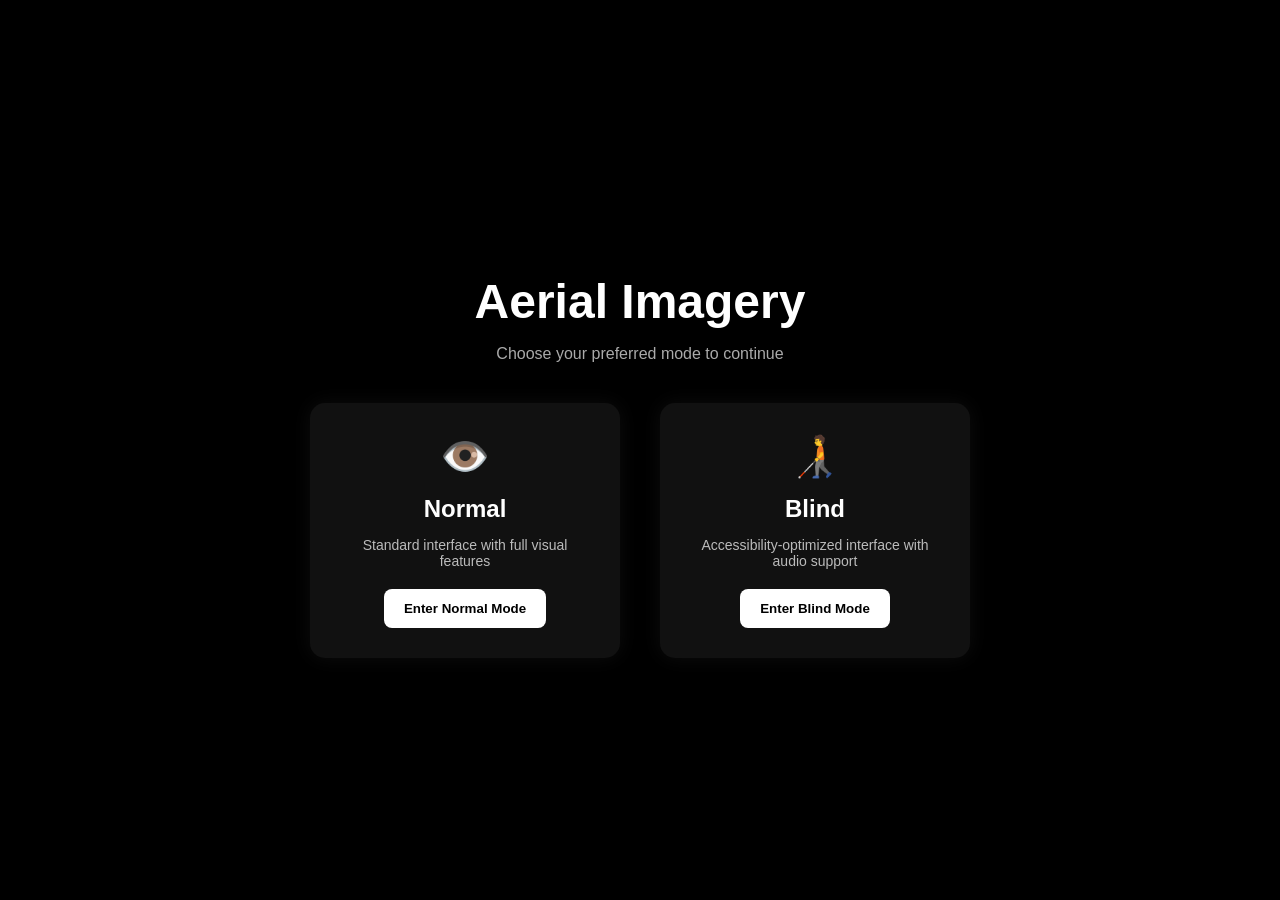
<file: index.html>
<!DOCTYPE html>
<html lang="en">
<head>
<meta charset="UTF-8">
<title>Aerial Imagery</title>

<style>

body{
    margin:0;
    background:#000;
    color:#fff;
    font-family: "Segoe UI", sans-serif;
    display:flex;
    align-items:center;
    justify-content:center;
    height:100vh;
}

.container{
    text-align:center;
}

h1{
    font-size:48px;
    margin-bottom:10px;
}

.subtitle{
    color:#aaa;
    margin-bottom:40px;
}

.card-container{
    display:flex;
    gap:40px;
    justify-content:center;
}

.card{
    background:#111;
    padding:30px;
    width:250px;
    border-radius:15px;
    box-shadow:0 0 20px rgba(255,255,255,0.05);
    transition:0.3s;
}

.card:hover{
    transform:translateY(-5px);
    box-shadow:0 0 30px rgba(255,255,255,0.1);
}

.icon{
    font-size:40px;
    margin-bottom:15px;
}

.card h2{
    margin:10px 0;
}

.card p{
    color:#bbb;
    font-size:14px;
    margin-bottom:20px;
}

button{
    padding:12px 20px;
    border:none;
    border-radius:8px;
    background:#fff;
    color:#000;
    cursor:pointer;
    font-weight:600;
}

button:hover{
    background:#ddd;
}

a{
    text-decoration:none;
}

</style>
</head>

<body>

<div class="container">

<h1>Aerial Imagery</h1>
<p class="subtitle">Choose your preferred mode to continue</p>

<div class="card-container">

    <!-- Normal Mode -->
    <div class="card">
        <div class="icon">👁️</div>
        <h2>Normal</h2>
        <p>Standard interface with full visual features</p>
        <a href="normal.html">
            <button>Enter Normal Mode</button>
        </a>
    </div>

    <!-- Blind Mode -->
    <div class="card">
        <div class="icon">🧑‍🦯</div>
        <h2>Blind</h2>
        <p>Accessibility-optimized interface with audio support</p>
        <a href="blind.html">
            <button>Enter Blind Mode</button>
        </a>
    </div>
    
</div>

</div>

</body>
</html>
</file>
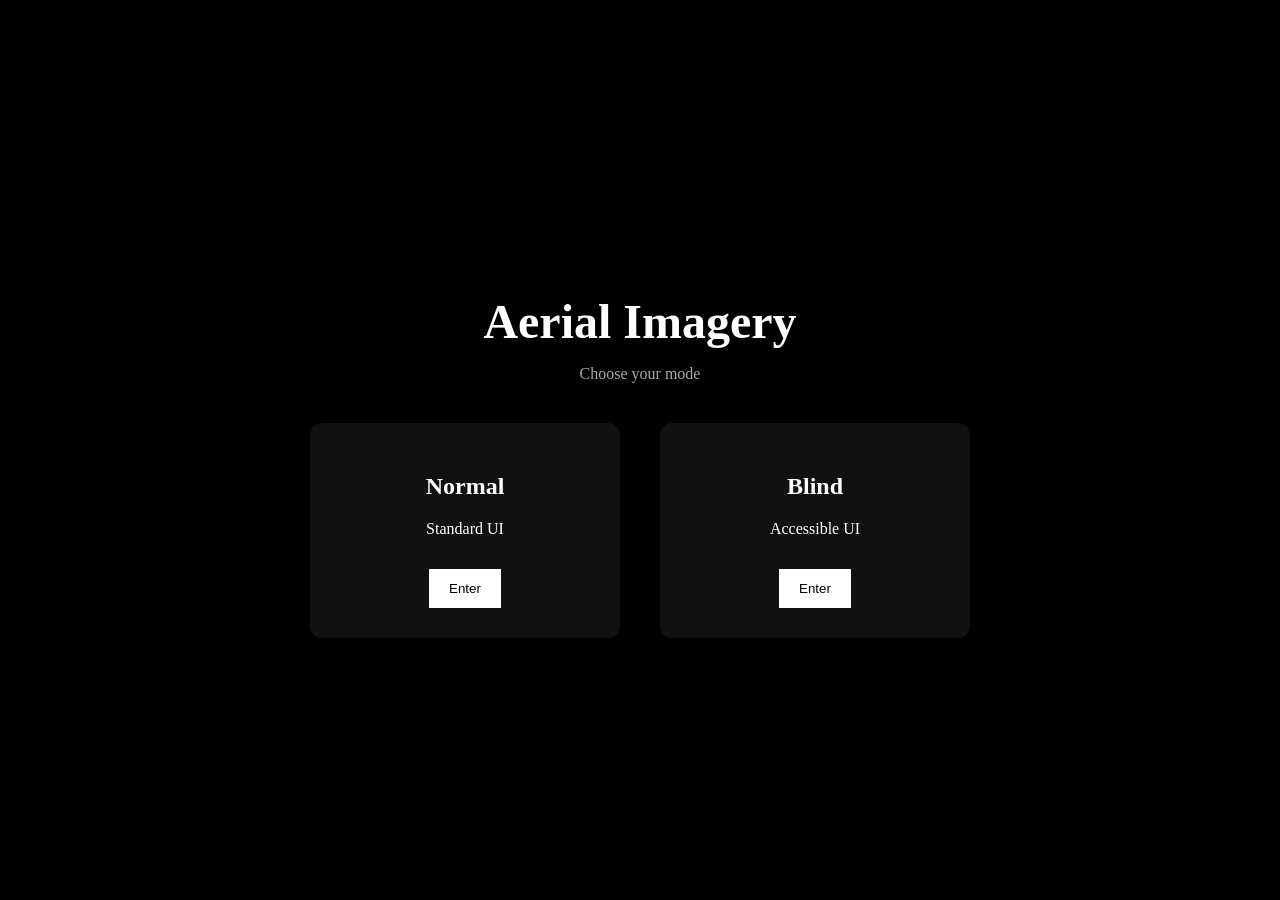
<file: frontend/index.html>
<!DOCTYPE html>
<html lang="en">
<head>
<meta charset="UTF-8">
<title>Aerial Imagery</title>

<style>
body{
margin:0;
background:#000;
color:#fff;
font-family:Segoe UI;
display:flex;
justify-content:center;
align-items:center;
height:100vh;
}

.container{
text-align:center;
}

h1{
font-size:48px;
margin-bottom:10px;
}

.subtitle{
color:#aaa;
margin-bottom:40px;
}

.cards{
display:flex;
gap:40px;
}

.card{
background:#111;
padding:30px;
border-radius:12px;
width:250px;
}

button{
padding:12px 20px;
border:none;
background:#fff;
color:#000;
cursor:pointer;
margin-top:15px;
}
</style>
</head>

<body>

<div class="container">

<h1>Aerial Imagery</h1>
<p class="subtitle">Choose your mode</p>

<div class="cards">

<div class="card">
<h2>Normal</h2>
<p>Standard UI</p>
<a href="normal.html"><button>Enter</button></a>
</div>

<div class="card">
<h2>Blind</h2>
<p>Accessible UI</p>
<a href="blind.html"><button>Enter</button></a>
</div>

</div>

</div>

</body>
</html>
</file>
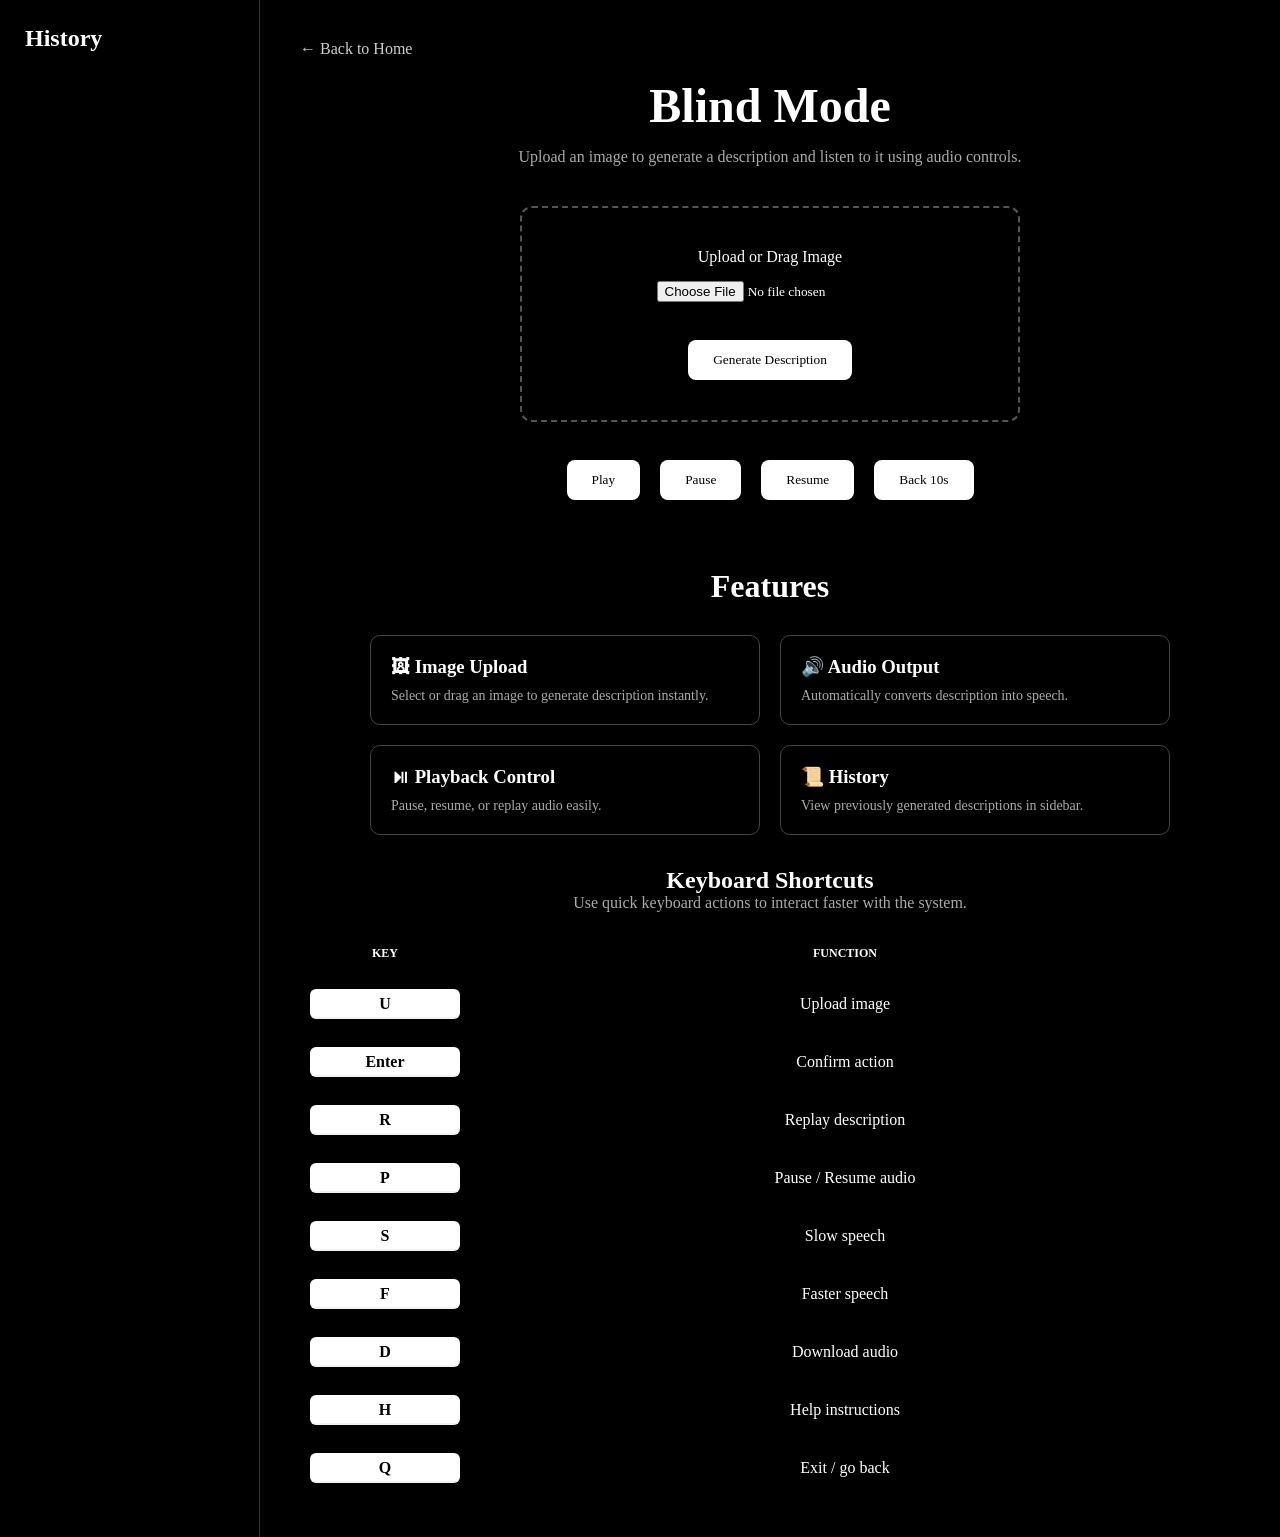
<file: Blind.html>
<!DOCTYPE html>
<html lang="en">
<head>
<meta charset="UTF-8">
<title>Blind Mode</title>

<style>

*{
margin:0;
padding:0;
box-sizing:border-box;
font-family:Segoe UI;
}

body{
background:#000;
color:#fff;
}

/* Layout */
.layout{
display:flex;
min-height:100vh;
}

/* Sidebar */
.sidebar{
width:260px;
border-right:1px solid #333;
padding:25px;
}

.sidebar h2{
margin-bottom:20px;
}

.history-item{
border:1px solid #444;
padding:12px;
margin-bottom:12px;
cursor:pointer;
transition:0.3s;
}

.history-item:hover{
background:#111;
}

/* Main */
.main{
flex:1;
padding:40px;
text-align:center;
}

/* Back link */
.back{
display:block;
text-align:left;
margin-bottom:20px;
color:#ccc;
text-decoration:none;
}

/* Heading */
h1{
font-size:48px;
margin-bottom:15px;
}

.subtitle{
color:#aaa;
max-width:600px;
margin:0 auto 40px;
}

/* Upload Box */
.upload-box{
border:2px dashed #555;
padding:40px;
border-radius:12px;
margin:30px auto;
max-width:500px;
}

.upload-box input{
margin-top:15px;
}

/* Image */
#preview{
margin-top:20px;
max-width:300px;
display:none;
border-radius:10px;
}

/* Button */
button{
padding:12px 25px;
border:none;
border-radius:8px;
background:#fff;
color:#000;
cursor:pointer;
margin-top:20px;
}

button:hover{
background:#ddd;
}

/* Description */
#description{
margin-top:25px;
font-size:18px;
color:#ddd;
}

/* Feature Section */
.features{
margin-top:60px;
}

.features h2{
font-size:32px;
margin-bottom:30px;
}

/* Cards */
.card-container{
display:grid;
grid-template-columns:repeat(2,1fr);
gap:20px;
max-width:800px;
margin:0 auto;
}

.card{
border:1px solid #444;
padding:20px;
border-radius:10px;
text-align:left;
}

.card h3{
margin-bottom:10px;
}

.card p{
color:#aaa;
font-size:14px;
}

/* Controls */
.controls{
margin-top:20px;
}

.controls button{
margin:8px;
}

/* Keyboard Shortcuts Section */

.shortcuts-section {
  margin-top: 2rem;
}

.shortcuts-table {
  border-top: 1px solid var(--border-soft);
}

.shortcuts-table .row {
  display: grid;
  grid-template-columns: 150px 1fr;
  padding: 14px 10px;
  border-bottom: 1px solid var(--border-soft);
  align-items: center;
  transition: all 0.2s ease;
}

.shortcuts-table .row.header {
  font-weight: 600;
  color: var(--text-muted);
  text-transform: uppercase;
  font-size: 0.75rem;
}

.shortcuts-table .row:not(.header):hover {
  background: #f4f6fb;
  transform: translateX(6px);
}

/* Key badge */
.key-badge {
  display: inline-block;
  padding: 6px 12px;
  border: 1px solid var(--border-soft);
  border-radius: 6px;
  background: #ffffff;

  color: #000000;              /* ✅ FORCE BLACK TEXT */
  font-weight: 600;
  text-align: center;
  min-width: 40px;

  box-shadow: inset 0 -2px 0 rgba(0,0,0,0.05);
  transition: all 0.2s ease;
}

/* Hover */
.shortcuts-table .row:hover .key-badge {
  background: var(--accent-soft);
  color: #000000;              /* ✅ KEEP BLACK ON HOVER */
  transform: scale(1.05);
}</style>
</head>

<body>

<div class="layout">

<!-- Sidebar -->
<div class="sidebar">
<h2>History</h2>
<div id="historyList"></div>
</div>

<!-- Main -->
<div class="main">

<a href="index.html" class="back">← Back to Home</a>

<h1>Blind Mode</h1>
<p class="subtitle">
Upload an image to generate a description and listen to it using audio controls.
</p>

<!-- Upload -->
<div class="upload-box">
<p>Upload or Drag Image</p>
<input type="file" id="imageUpload" accept="image/*">
<br>
<img id="preview">
<br>
<button onclick="generateDescription()">Generate Description</button>
</div>

<p id="description"></p>

<!-- Controls -->
<div class="controls">
<button onclick="playAudio()">Play</button>
<button onclick="pauseAudio()">Pause</button>
<button onclick="resumeAudio()">Resume</button>
<button onclick="rewindAudio()">Back 10s</button>
</div>

<!-- Feature Cards -->
<div class="features">
<h2>Features</h2>

<div class="card-container">

<div class="card">
<h3>🖼 Image Upload</h3>
<p>Select or drag an image to generate description instantly.</p>
</div>

<div class="card">
<h3>🔊 Audio Output</h3>
<p>Automatically converts description into speech.</p>
</div>

<div class="card">
<h3>⏯ Playback Control</h3>
<p>Pause, resume, or replay audio easily.</p>
</div>

<div class="card">
<h3>📜 History</h3>
<p>View previously generated descriptions in sidebar.</p>
</div>

</div>
</div>
<!-- ✅ Keyboard Shortcuts Section ADDED HERE -->
<section class="shortcuts-section" aria-labelledby="shortcuts-heading">

  <h2 id="shortcuts-heading">Keyboard Shortcuts</h2>
  <p style="color:#aaa; margin-bottom:20px;">
    Use quick keyboard actions to interact faster with the system.
  </p>

  <div class="shortcuts-table">

    <div class="row header">
      <span>Key</span>
      <span>Function</span>
    </div>

    <div class="row">
      <span class="key-badge">U</span>
      <span>Upload image</span>
    </div>

    <div class="row">
      <span class="key-badge">Enter</span>
      <span>Confirm action</span>
    </div>

    <div class="row">
      <span class="key-badge">R</span>
      <span>Replay description</span>
    </div>

    <div class="row">
      <span class="key-badge">P</span>
      <span>Pause / Resume audio</span>
    </div>

    <div class="row">
      <span class="key-badge">S</span>
      <span>Slow speech</span>
    </div>

    <div class="row">
      <span class="key-badge">F</span>
      <span>Faster speech</span>
    </div>

    <div class="row">
      <span class="key-badge">D</span>
      <span>Download audio</span>
    </div>

    <div class="row">
      <span class="key-badge">H</span>
      <span>Help instructions</span>
    </div>

    <div class="row">
      <span class="key-badge">Q</span>
      <span>Exit / go back</span>
    </div>

  </div>

</section>  
</div>

</div>

<script>

let audio = new Audio()

// Preview
document.getElementById("imageUpload").addEventListener("change", function(){

let file = this.files[0]

if(file){
let reader = new FileReader()
reader.onload = function(e){
let preview = document.getElementById("preview")
preview.src = e.target.result
preview.style.display="block"
}
reader.readAsDataURL(file)
}

})

// Generate Description
async function generateDescription(){

let file = document.getElementById("imageUpload").files[0]

if(!file){
alert("Please select image")
return
}

let formData = new FormData()
formData.append("image", file)

let res = await fetch("http://127.0.0.1:5000/upload",{
method:"POST",
body:formData
})

let data = await res.json()
let text = data.description

document.getElementById("description").innerText = text

addHistory(text)
generateAudio(text)

}

// Speech
function generateAudio(text){
let speech = new SpeechSynthesisUtterance(text)
speech.lang="en-US"
window.speechSynthesis.speak(speech)
}

// Controls
function playAudio(){
generateAudio(document.getElementById("description").innerText)
}

function pauseAudio(){
window.speechSynthesis.pause()
}

function resumeAudio(){
window.speechSynthesis.resume()
}

function rewindAudio(){
window.speechSynthesis.cancel()
generateAudio(document.getElementById("description").innerText)
}

// History
function addHistory(text){

let history = document.getElementById("historyList")

let item = document.createElement("div")
item.className="history-item"
item.innerText=text

history.prepend(item)

}

</script>

</body>
</html>
</file>
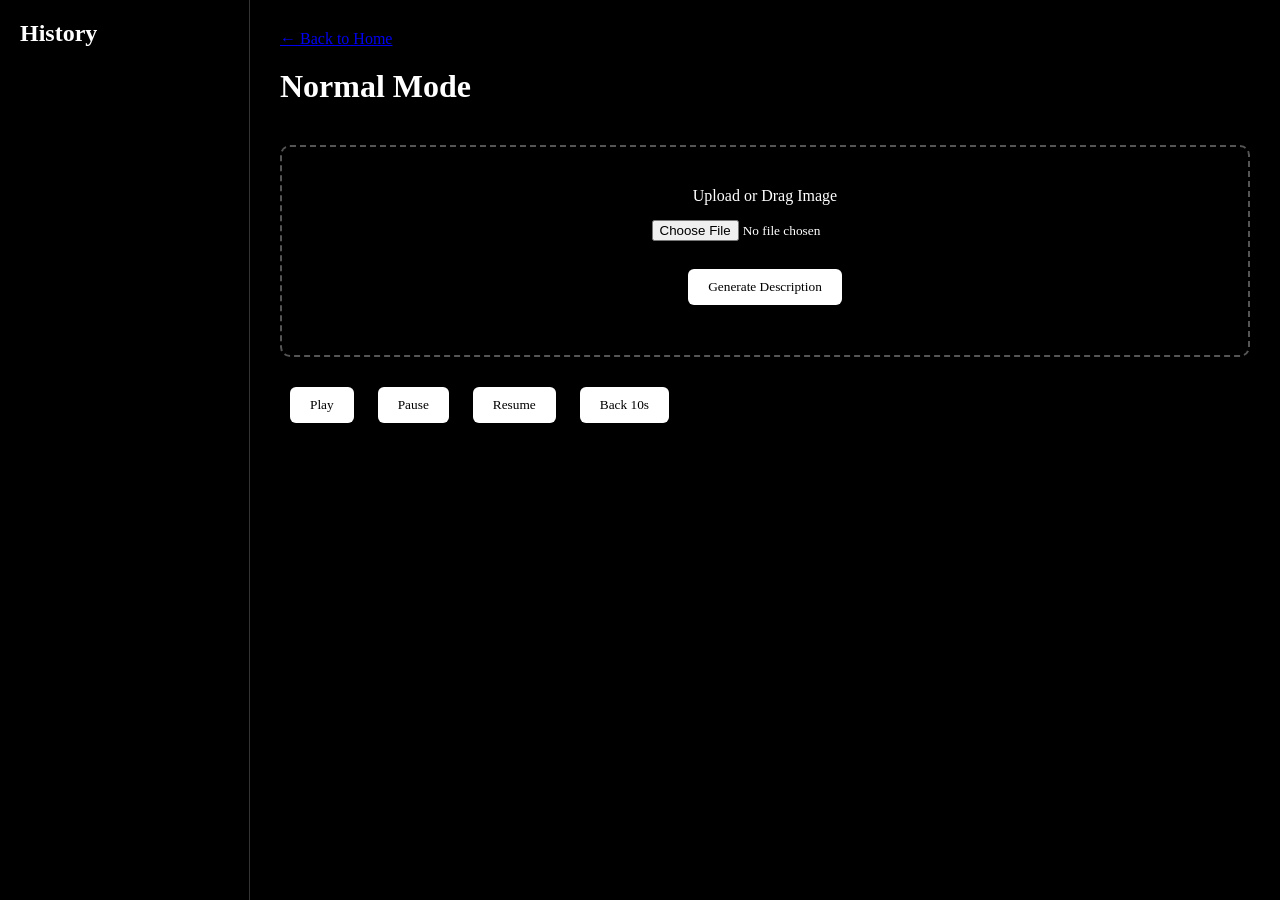
<file: Normal.html>
<!DOCTYPE html>
<html lang="en">
<head>
<meta charset="UTF-8">
<title>Normal Mode</title>

<style>

*{
margin:0;
padding:0;
box-sizing:border-box;
font-family:Segoe UI;
}

body{
background:black;
color:white;
}

/* Layout */

.layout{
display:flex;
min-height:100vh;
}

/* History Sidebar */

.sidebar{
width:250px;
background:black;
border-right:1px solid #333;
padding:20px;
}

.sidebar h2{
margin-bottom:20px;
}

.history-item{
background:#111;
padding:10px;
border-radius:6px;
margin-bottom:10px;
cursor:pointer;
}

/* Main */

.main{
flex:1;
padding:30px;
}

/* Upload Box */

.upload-box{
border:2px dashed #555;
padding:40px;
text-align:center;
margin-top:40px;
border-radius:10px;
}

.upload-box input{
margin-top:15px;
}

/* Image Preview */

#preview{
margin-top:20px;
max-width:300px;
display:none;
}

/* Buttons */

button{
padding:10px 20px;
margin:10px;
border:none;
border-radius:6px;
cursor:pointer;
background:white;
color:black;
}

/* Description */

#description{
margin-top:20px;
font-size:18px;
}

/* Audio Controls */

.controls{
margin-top:20px;
}

</style>
</head>

<body>

<div class="layout">

<!-- Sidebar -->

<div class="sidebar">

<h2>History</h2>

<div id="historyList"></div>

</div>

<!-- Main Content -->

<div class="main">

<a href="index.html">← Back to Home</a>

<h1 style="margin-top:20px;">Normal Mode</h1>

<div class="upload-box">

<p>Upload or Drag Image</p>

<input type="file" id="imageUpload" accept="image/*">

<br>

<img id="preview">

<br>

<button onclick="generateDescription()">Generate Description</button>

</div>

<p id="description"></p>

<!-- Audio Controls -->

<div class="controls">

<button onclick="playAudio()">Play</button>

<button onclick="pauseAudio()">Pause</button>

<button onclick="resumeAudio()">Resume</button>

<button onclick="rewindAudio()">Back 10s</button>

</div>

</div>

</div>

<script>

let audio = new Audio()

// Preview Image

document.getElementById("imageUpload").addEventListener("change", function(){

let file = this.files[0]

if(file){

let reader = new FileReader()

reader.onload = function(e){
let preview = document.getElementById("preview")
preview.src = e.target.result
preview.style.display="block"
}

reader.readAsDataURL(file)

}

})

// Generate Description

async function generateDescription(){

let file = document.getElementById("imageUpload").files[0]

if(!file){
alert("Please select image")
return
}

let formData = new FormData()
formData.append("image", file)

let res = await fetch("http://127.0.0.1:5000/upload",{
method:"POST",
body:formData
})

let data = await res.json()

let text = data.description

document.getElementById("description").innerText = text

addHistory(text)

generateAudio(text)

}

// Text to Speech

function generateAudio(text){

let speech = new SpeechSynthesisUtterance(text)
speech.lang="en-US"

window.speechSynthesis.speak(speech)

}

// Controls

function playAudio(){
let text = document.getElementById("description").innerText
generateAudio(text)
}

function pauseAudio(){
window.speechSynthesis.pause()
}

function resumeAudio(){
window.speechSynthesis.resume()
}

function rewindAudio(){
window.speechSynthesis.cancel()
generateAudio(document.getElementById("description").innerText)
}

// History

function addHistory(text){

let history = document.getElementById("historyList")

let item = document.createElement("div")
item.className="history-item"
item.innerText=text

history.prepend(item)

}

</script>

</body>
</html>
</file>
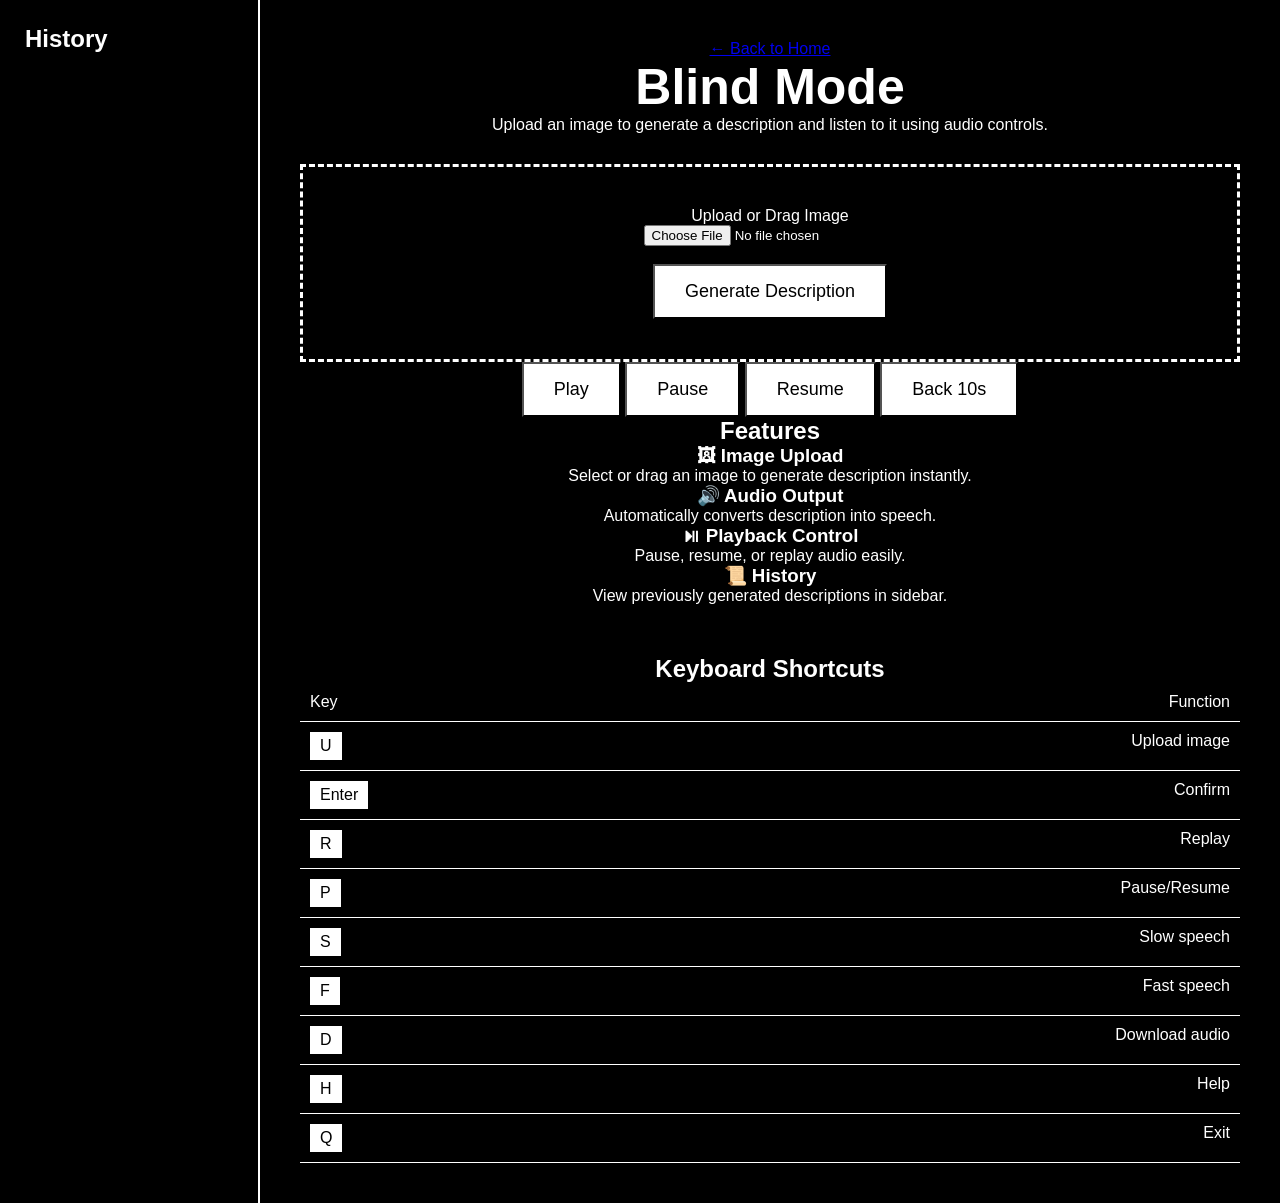
<file: frontend/Blind.html>
<!DOCTYPE html>
<html lang="en">
<head>
<meta charset="UTF-8">
<title>Blind Mode</title>

<link rel="stylesheet" href="blind.css">
</head>

<body>

<script src="blind.js"></script>

</body>
</html>
</file>
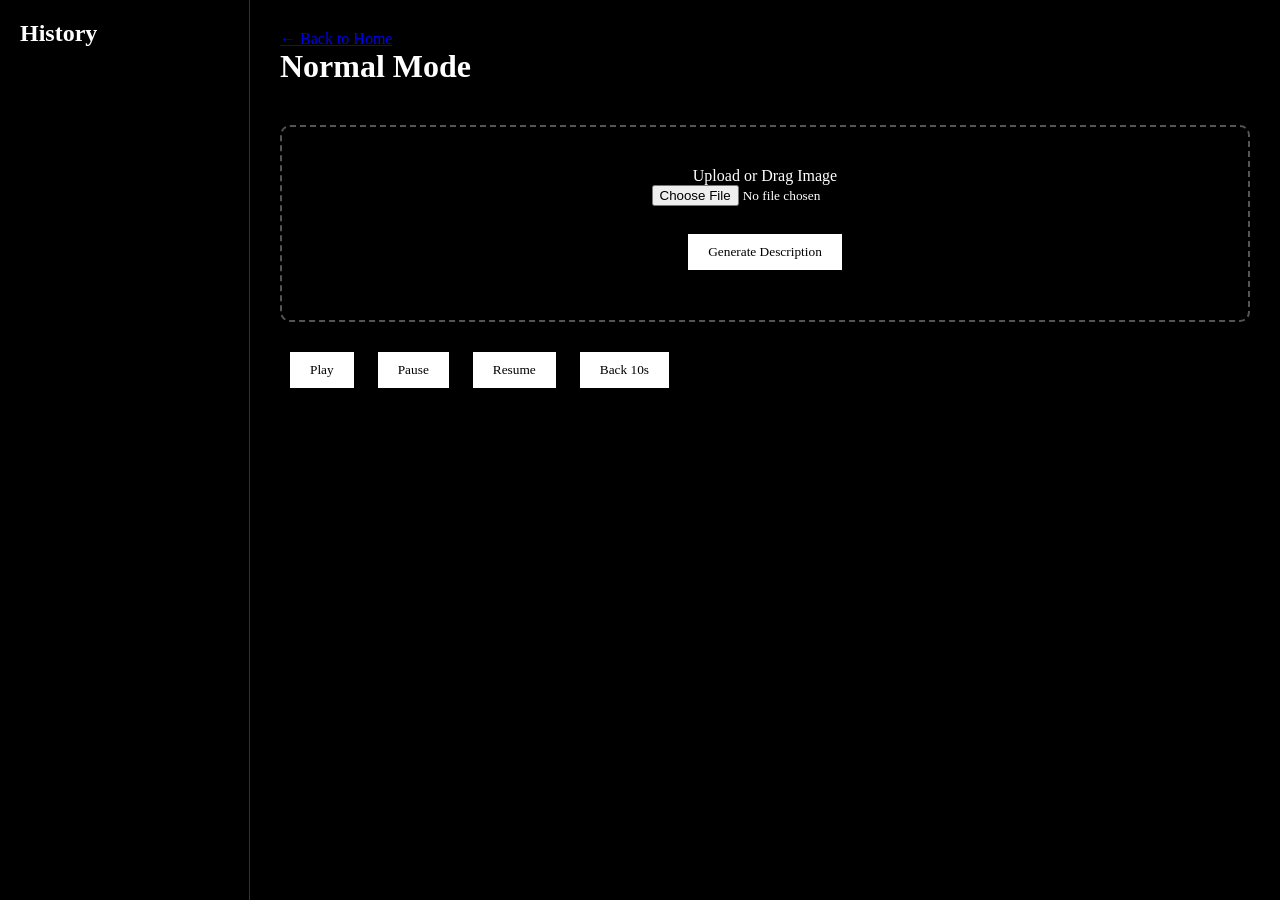
<file: frontend/Normal.html>
<!DOCTYPE html>
<html lang="en">
<head>
<meta charset="UTF-8">
<title>Normal Mode</title>

<!-- Link CSS -->
<link rel="stylesheet" href="style.css">

</head>

<body>

<!-- Layout -->
<div class="layout">

    <!-- Sidebar -->
    <div class="sidebar">
        <h2>History</h2>
        <div id="historyList"></div>
    </div>

    <!-- Main Content -->
    <div class="main">

        <a href="index.html" class="back">← Back to Home</a>

        <h1 class="title">Normal Mode</h1>

        <!-- Upload Section -->
        <div class="upload-box">

            <p>Upload or Drag Image</p>

            <input type="file" id="imageUpload" accept="image/*">

            <br>

            <img id="preview">

            <br>

            <button onclick="generateDescription()">Generate Description</button>

        </div>

        <!-- Description -->
        <p id="description"></p>

        <!-- Audio Controls -->
        <div class="controls">

            <button onclick="playAudio()">Play</button>
            <button onclick="pauseAudio()">Pause</button>
            <button onclick="resumeAudio()">Resume</button>
            <button onclick="rewindAudio()">Back 10s</button>

        </div>

    </div>

</div>

<!-- Link JS -->
<script src="normal.js"></script>

</body>
</html>
</file>
<file: frontend/blind.css>
*{
margin:0;
padding:0;
box-sizing:border-box;
font-family:Arial;
}

body{
background:black;
color:white;
}

/* Layout */
.layout{
display:flex;
min-height:100vh;
}

/* Sidebar */
.sidebar{
width:260px;
border-right:2px solid white;
padding:25px;
}

.history-item{
border:2px solid white;
padding:12px;
margin-bottom:12px;
}

/* Main */
.main{
flex:1;
padding:40px;
text-align:center;
}

h1{
font-size:50px;
}

.upload-box{
border:3px dashed white;
padding:40px;
margin-top:30px;
}

button{
padding:15px 30px;
background:white;
color:black;
font-size:18px;
cursor:pointer;
}

/* Shortcuts */
.shortcuts-section{
margin-top:50px;
}

.shortcuts-table .row{
display:flex;
justify-content:space-between;
border-bottom:1px solid white;
padding:10px;
}

.key-badge{
background:white;
color:black;
padding:5px 10px;
}
</file>
<file: frontend/style.css>
*{
margin:0;
padding:0;
box-sizing:border-box;
font-family:Segoe UI;
}

body{
background:black;
color:white;
}

.layout{
display:flex;
min-height:100vh;
}

.sidebar{
width:250px;
border-right:1px solid #333;
padding:20px;
}

.history-item{
background:#111;
padding:10px;
margin-bottom:10px;
border-radius:6px;
}

.main{
flex:1;
padding:30px;
}

.upload-box{
border:2px dashed #555;
padding:40px;
text-align:center;
margin-top:40px;
border-radius:10px;
}

#preview{
max-width:300px;
display:none;
margin-top:20px;
}

button{
padding:10px 20px;
margin:10px;
background:white;
color:black;
border:none;
cursor:pointer;
}

#description{
margin-top:20px;
}
</file>
